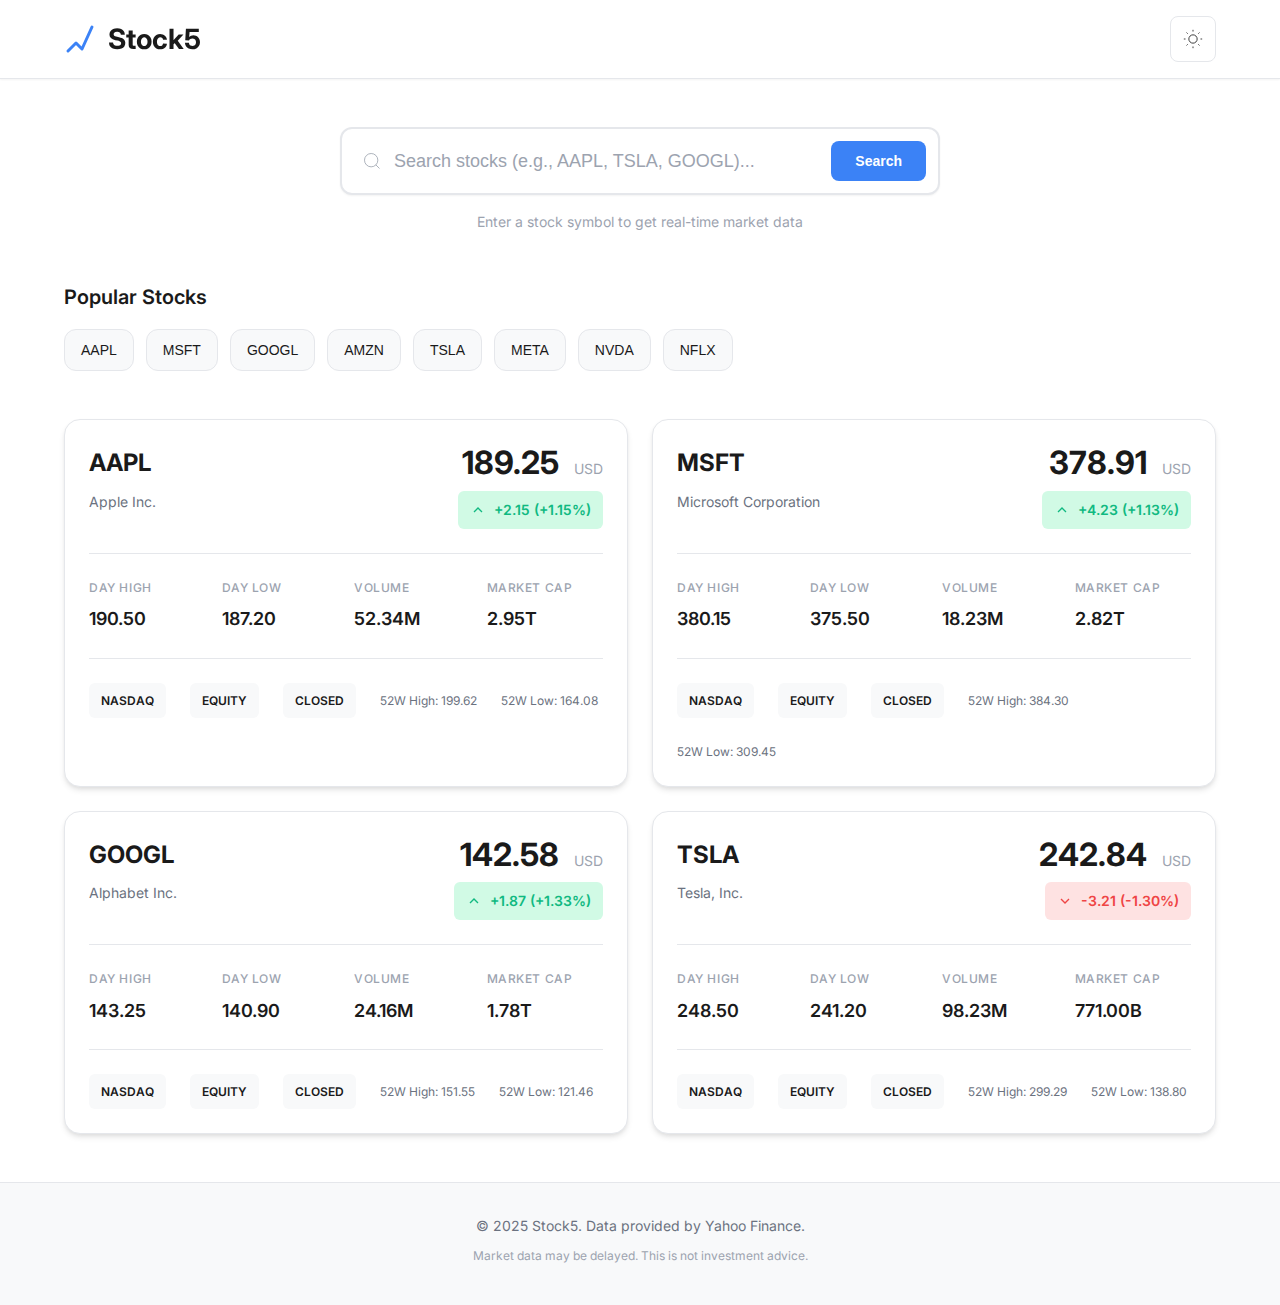
<file: index.html>
<!DOCTYPE html>
<html lang="en">
<head>
    <meta charset="UTF-8">
    <meta name="viewport" content="width=device-width, initial-scale=1.0">
    <meta name="description" content="Real-time stock market information and financial data">
    <title>Stock5 - Real-Time Stock Market Data</title>
    <link rel="stylesheet" href="styles.css">
    <link rel="preconnect" href="https://fonts.googleapis.com">
    <link rel="preconnect" href="https://fonts.gstatic.com" crossorigin>
    <link href="https://fonts.googleapis.com/css2?family=Inter:wght@300;400;500;600;700&display=swap" rel="stylesheet">
</head>
<body>
    <!-- Header -->
    <header class="header">
        <div class="container">
            <div class="header-content">
                <div class="logo">
                    <svg width="32" height="32" viewBox="0 0 32 32" fill="none" xmlns="http://www.w3.org/2000/svg">
                        <path d="M4 28L12 20L18 26L28 4" stroke="currentColor" stroke-width="3" stroke-linecap="round" stroke-linejoin="round"/>
                    </svg>
                    <h1>Stock5</h1>
                </div>
                <button class="theme-toggle" id="themeToggle" aria-label="Toggle dark mode">
                    <svg class="sun-icon" width="20" height="20" viewBox="0 0 24 24" fill="none" stroke="currentColor">
                        <circle cx="12" cy="12" r="5"/>
                        <line x1="12" y1="1" x2="12" y2="3"/>
                        <line x1="12" y1="21" x2="12" y2="23"/>
                        <line x1="4.22" y1="4.22" x2="5.64" y2="5.64"/>
                        <line x1="18.36" y1="18.36" x2="19.78" y2="19.78"/>
                        <line x1="1" y1="12" x2="3" y2="12"/>
                        <line x1="21" y1="12" x2="23" y2="12"/>
                        <line x1="4.22" y1="19.78" x2="5.64" y2="18.36"/>
                        <line x1="18.36" y1="5.64" x2="19.78" y2="4.22"/>
                    </svg>
                    <svg class="moon-icon" width="20" height="20" viewBox="0 0 24 24" fill="none" stroke="currentColor">
                        <path d="M21 12.79A9 9 0 1 1 11.21 3 7 7 0 0 0 21 12.79z"/>
                    </svg>
                </button>
            </div>
        </div>
    </header>

    <!-- Main Content -->
    <main class="main">
        <div class="container">
            <!-- Demo Mode Banner -->
            <div class="demo-banner" id="demoBanner" style="display: none;">
                <svg width="20" height="20" viewBox="0 0 24 24" fill="none" stroke="currentColor" stroke-width="2">
                    <circle cx="12" cy="12" r="10"/>
                    <line x1="12" y1="8" x2="12" y2="12"/>
                    <line x1="12" y1="16" x2="12.01" y2="16"/>
                </svg>
                <span>API temporarily unavailable. Showing demo data for AAPL, MSFT, GOOGL, TSLA, AMZN, META, NVDA, NFLX.</span>
                <button id="closeDemoBanner" class="close-banner">×</button>
            </div>

            <!-- Search Section -->
            <section class="search-section">
                <div class="search-container">
                    <div class="search-box">
                        <svg class="search-icon" width="20" height="20" viewBox="0 0 24 24" fill="none" stroke="currentColor">
                            <circle cx="11" cy="11" r="8"/>
                            <path d="m21 21-4.35-4.35"/>
                        </svg>
                        <input
                            type="text"
                            id="searchInput"
                            class="search-input"
                            placeholder="Search stocks (e.g., AAPL, TSLA, GOOGL)..."
                            autocomplete="off"
                        >
                        <button id="searchButton" class="search-button">Search</button>
                    </div>
                    <p class="search-hint">Enter a stock symbol to get real-time market data</p>
                </div>
            </section>

            <!-- Popular Stocks Section -->
            <section class="popular-section">
                <h2 class="section-title">Popular Stocks</h2>
                <div class="popular-stocks" id="popularStocks">
                    <button class="stock-chip" data-symbol="AAPL">AAPL</button>
                    <button class="stock-chip" data-symbol="MSFT">MSFT</button>
                    <button class="stock-chip" data-symbol="GOOGL">GOOGL</button>
                    <button class="stock-chip" data-symbol="AMZN">AMZN</button>
                    <button class="stock-chip" data-symbol="TSLA">TSLA</button>
                    <button class="stock-chip" data-symbol="META">META</button>
                    <button class="stock-chip" data-symbol="NVDA">NVDA</button>
                    <button class="stock-chip" data-symbol="NFLX">NFLX</button>
                </div>
            </section>

            <!-- Loading State -->
            <div class="loading" id="loadingState">
                <div class="loading-spinner"></div>
                <p>Fetching stock data...</p>
            </div>

            <!-- Error State -->
            <div class="error" id="errorState">
                <svg width="48" height="48" viewBox="0 0 24 24" fill="none" stroke="currentColor">
                    <circle cx="12" cy="12" r="10"/>
                    <line x1="12" y1="8" x2="12" y2="12"/>
                    <line x1="12" y1="16" x2="12.01" y2="16"/>
                </svg>
                <h3 id="errorTitle">Unable to fetch stock data</h3>
                <p id="errorMessage">Please check the symbol and try again</p>
            </div>

            <!-- Stock Results -->
            <section class="results-section" id="resultsSection">
                <div class="stock-grid" id="stockGrid">
                    <!-- Stock cards will be inserted here dynamically -->
                </div>
            </section>
        </div>
    </main>

    <!-- Footer -->
    <footer class="footer">
        <div class="container">
            <p>&copy; 2025 Stock5. Data provided by Yahoo Finance.</p>
            <p class="disclaimer">Market data may be delayed. This is not investment advice.</p>
        </div>
    </footer>

    <script src="app.js"></script>
</body>
</html>
</file>
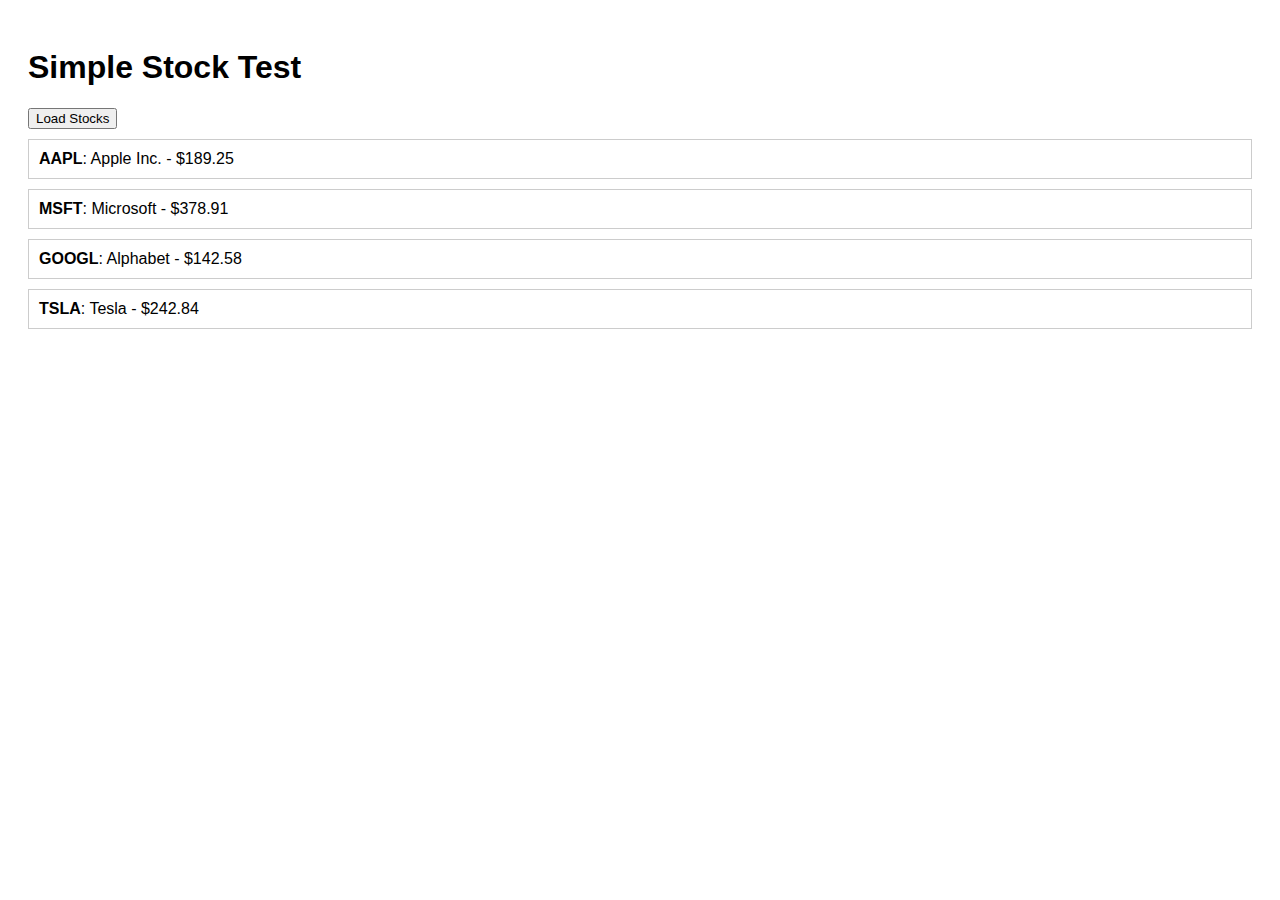
<file: simple-test.html>
<!DOCTYPE html>
<html>
<head>
    <title>Simple Stock Test</title>
    <style>
        body { font-family: Arial; padding: 20px; }
        .stock { border: 1px solid #ccc; padding: 10px; margin: 10px 0; }
    </style>
</head>
<body>
    <h1>Simple Stock Test</h1>
    <button onclick="loadStocks()">Load Stocks</button>
    <div id="result"></div>

    <script>
        // Demo data inline
        const stocks = {
            'AAPL': { symbol: 'AAPL', name: 'Apple Inc.', price: 189.25 },
            'MSFT': { symbol: 'MSFT', name: 'Microsoft', price: 378.91 },
            'GOOGL': { symbol: 'GOOGL', name: 'Alphabet', price: 142.58 },
            'TSLA': { symbol: 'TSLA', name: 'Tesla', price: 242.84 }
        };

        function loadStocks() {
            const result = document.getElementById('result');
            result.innerHTML = '';

            const symbols = ['AAPL', 'MSFT', 'GOOGL', 'TSLA'];
            symbols.forEach(symbol => {
                const stock = stocks[symbol];
                if (stock) {
                    const div = document.createElement('div');
                    div.className = 'stock';
                    div.innerHTML = `<strong>${stock.symbol}</strong>: ${stock.name} - $${stock.price}`;
                    result.appendChild(div);
                }
            });
        }

        // Auto-load on page load
        window.onload = loadStocks;
    </script>
</body>
</html>
</file>
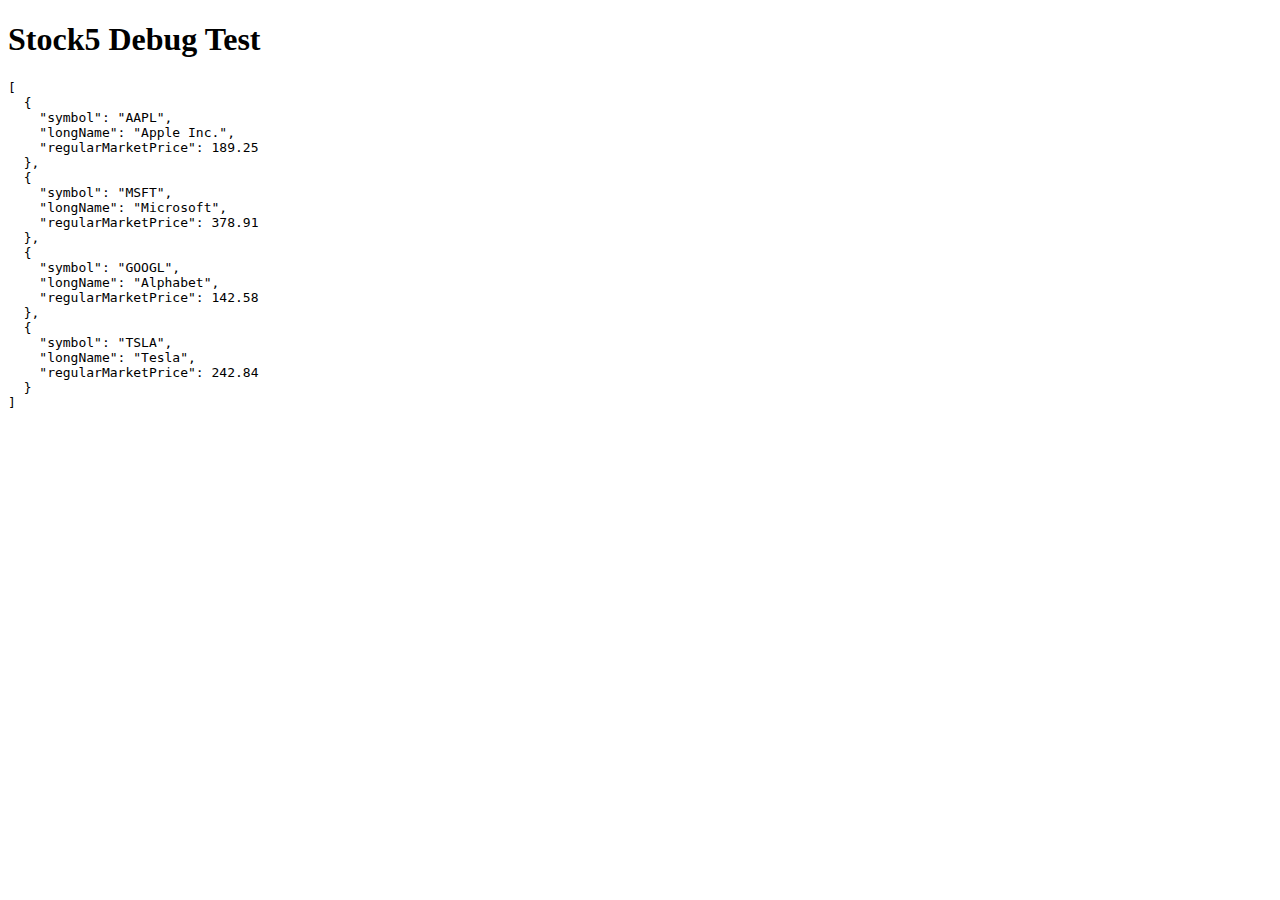
<file: test.html>
<!DOCTYPE html>
<html>
<head>
    <title>Stock5 Test</title>
</head>
<body>
    <h1>Stock5 Debug Test</h1>
    <div id="output"></div>
    <script>
        const DEMO_DATA = {
            'AAPL': { symbol: 'AAPL', longName: 'Apple Inc.', regularMarketPrice: 189.25 },
            'MSFT': { symbol: 'MSFT', longName: 'Microsoft', regularMarketPrice: 378.91 },
            'GOOGL': { symbol: 'GOOGL', longName: 'Alphabet', regularMarketPrice: 142.58 },
            'TSLA': { symbol: 'TSLA', longName: 'Tesla', regularMarketPrice: 242.84 }
        };

        async function fetchStockData(symbols) {
            console.log('fetchStockData called with:', symbols);
            const symbolArray = Array.isArray(symbols) ? symbols : [symbols];
            console.log('symbolArray:', symbolArray);
            const results = [];

            for (const symbol of symbolArray) {
                console.log('Looking up:', symbol);
                const stockData = DEMO_DATA[symbol.toUpperCase()];
                console.log('Found:', stockData);
                if (stockData) {
                    results.push(stockData);
                }
            }

            console.log('Results:', results);
            if (results.length === 0) {
                throw new Error('Stock symbol not found');
            }

            return results;
        }

        async function test() {
            try {
                const symbols = ['AAPL', 'MSFT', 'GOOGL', 'TSLA'];
                const data = await fetchStockData(symbols);
                document.getElementById('output').innerHTML =
                    '<pre>' + JSON.stringify(data, null, 2) + '</pre>';
                console.log('Success!', data);
            } catch (error) {
                document.getElementById('output').innerHTML =
                    '<p style="color:red">Error: ' + error.message + '</p>';
                console.error('Error:', error);
            }
        }

        test();
    </script>
</body>
</html>
</file>
<file: styles.css>
/* ===========================
   CSS Variables & Reset
   =========================== */
:root {
    /* Light Mode Colors */
    --bg-primary: #ffffff;
    --bg-secondary: #f8f9fa;
    --bg-card: #ffffff;
    --text-primary: #1a1a1a;
    --text-secondary: #6b7280;
    --text-tertiary: #9ca3af;
    --border-color: #e5e7eb;
    --shadow-sm: 0 1px 2px 0 rgba(0, 0, 0, 0.05);
    --shadow-md: 0 4px 6px -1px rgba(0, 0, 0, 0.1), 0 2px 4px -1px rgba(0, 0, 0, 0.06);
    --shadow-lg: 0 10px 15px -3px rgba(0, 0, 0, 0.1), 0 4px 6px -2px rgba(0, 0, 0, 0.05);
    --shadow-xl: 0 20px 25px -5px rgba(0, 0, 0, 0.1), 0 10px 10px -5px rgba(0, 0, 0, 0.04);

    /* Brand Colors */
    --primary: #3b82f6;
    --primary-hover: #2563eb;
    --primary-light: #dbeafe;
    --success: #10b981;
    --success-light: #d1fae5;
    --danger: #ef4444;
    --danger-light: #fee2e2;

    /* Spacing */
    --spacing-xs: 0.5rem;
    --spacing-sm: 0.75rem;
    --spacing-md: 1rem;
    --spacing-lg: 1.5rem;
    --spacing-xl: 2rem;
    --spacing-2xl: 3rem;

    /* Border Radius */
    --radius-sm: 0.375rem;
    --radius-md: 0.5rem;
    --radius-lg: 0.75rem;
    --radius-xl: 1rem;

    /* Transitions */
    --transition-fast: 150ms ease;
    --transition-base: 200ms ease;
    --transition-slow: 300ms ease;
}

/* Dark Mode */
[data-theme="dark"] {
    --bg-primary: #0f172a;
    --bg-secondary: #1e293b;
    --bg-card: #1e293b;
    --text-primary: #f1f5f9;
    --text-secondary: #cbd5e1;
    --text-tertiary: #94a3b8;
    --border-color: #334155;
    --shadow-sm: 0 1px 2px 0 rgba(0, 0, 0, 0.3);
    --shadow-md: 0 4px 6px -1px rgba(0, 0, 0, 0.4), 0 2px 4px -1px rgba(0, 0, 0, 0.3);
    --shadow-lg: 0 10px 15px -3px rgba(0, 0, 0, 0.4), 0 4px 6px -2px rgba(0, 0, 0, 0.3);
    --shadow-xl: 0 20px 25px -5px rgba(0, 0, 0, 0.4), 0 10px 10px -5px rgba(0, 0, 0, 0.3);
}

* {
    margin: 0;
    padding: 0;
    box-sizing: border-box;
}

/* ===========================
   Base Styles
   =========================== */
body {
    font-family: 'Inter', -apple-system, BlinkMacSystemFont, 'Segoe UI', Roboto, Oxygen, Ubuntu, sans-serif;
    background-color: var(--bg-primary);
    color: var(--text-primary);
    line-height: 1.6;
    transition: background-color var(--transition-base), color var(--transition-base);
    min-height: 100vh;
    display: flex;
    flex-direction: column;
}

.container {
    width: 100%;
    max-width: 1200px;
    margin: 0 auto;
    padding: 0 var(--spacing-md);
}

/* ===========================
   Header
   =========================== */
.header {
    background-color: var(--bg-card);
    border-bottom: 1px solid var(--border-color);
    padding: var(--spacing-md) 0;
    position: sticky;
    top: 0;
    z-index: 100;
    box-shadow: var(--shadow-sm);
    transition: background-color var(--transition-base);
}

.header-content {
    display: flex;
    justify-content: space-between;
    align-items: center;
}

.logo {
    display: flex;
    align-items: center;
    gap: var(--spacing-sm);
    color: var(--primary);
}

.logo svg {
    color: var(--primary);
}

.logo h1 {
    font-size: 1.5rem;
    font-weight: 700;
    color: var(--text-primary);
}

.theme-toggle {
    background: none;
    border: 1px solid var(--border-color);
    border-radius: var(--radius-md);
    padding: var(--spacing-sm);
    cursor: pointer;
    display: flex;
    align-items: center;
    justify-content: center;
    transition: all var(--transition-fast);
    color: var(--text-primary);
}

.theme-toggle:hover {
    background-color: var(--bg-secondary);
    border-color: var(--primary);
}

.theme-toggle .moon-icon {
    display: none;
}

[data-theme="dark"] .theme-toggle .sun-icon {
    display: none;
}

[data-theme="dark"] .theme-toggle .moon-icon {
    display: block;
}

/* ===========================
   Main Content
   =========================== */
.main {
    flex: 1;
    padding: var(--spacing-2xl) 0;
}

/* ===========================
   Search Section
   =========================== */
.search-section {
    margin-bottom: var(--spacing-2xl);
}

.search-container {
    max-width: 600px;
    margin: 0 auto;
    text-align: center;
}

.search-box {
    display: flex;
    align-items: center;
    gap: var(--spacing-sm);
    background-color: var(--bg-card);
    border: 2px solid var(--border-color);
    border-radius: var(--radius-lg);
    padding: var(--spacing-sm);
    transition: all var(--transition-base);
    box-shadow: var(--shadow-sm);
}

.search-box:focus-within {
    border-color: var(--primary);
    box-shadow: var(--shadow-md), 0 0 0 3px var(--primary-light);
}

.search-icon {
    color: var(--text-tertiary);
    flex-shrink: 0;
    margin-left: var(--spacing-xs);
}

.search-input {
    flex: 1;
    border: none;
    background: none;
    font-size: 1rem;
    color: var(--text-primary);
    outline: none;
    padding: var(--spacing-xs) 0;
}

.search-input::placeholder {
    color: var(--text-tertiary);
}

.search-button {
    background-color: var(--primary);
    color: white;
    border: none;
    border-radius: var(--radius-md);
    padding: var(--spacing-sm) var(--spacing-lg);
    font-size: 0.875rem;
    font-weight: 600;
    cursor: pointer;
    transition: all var(--transition-fast);
    white-space: nowrap;
}

.search-button:hover {
    background-color: var(--primary-hover);
    transform: translateY(-1px);
    box-shadow: var(--shadow-md);
}

.search-button:active {
    transform: translateY(0);
}

.search-hint {
    margin-top: var(--spacing-md);
    font-size: 0.875rem;
    color: var(--text-tertiary);
}

/* ===========================
   Popular Stocks Section
   =========================== */
.popular-section {
    margin-bottom: var(--spacing-2xl);
}

.section-title {
    font-size: 1.25rem;
    font-weight: 600;
    margin-bottom: var(--spacing-md);
    color: var(--text-primary);
}

.popular-stocks {
    display: flex;
    flex-wrap: wrap;
    gap: var(--spacing-sm);
}

.stock-chip {
    background-color: var(--bg-secondary);
    border: 1px solid var(--border-color);
    color: var(--text-primary);
    padding: var(--spacing-sm) var(--spacing-md);
    border-radius: var(--radius-lg);
    font-size: 0.875rem;
    font-weight: 500;
    cursor: pointer;
    transition: all var(--transition-fast);
}

.stock-chip:hover {
    background-color: var(--primary-light);
    border-color: var(--primary);
    color: var(--primary);
    transform: translateY(-2px);
    box-shadow: var(--shadow-md);
}

.stock-chip:active {
    transform: translateY(0);
}

/* ===========================
   Loading & Error States
   =========================== */
.loading,
.error {
    display: none;
    flex-direction: column;
    align-items: center;
    justify-content: center;
    padding: var(--spacing-2xl);
    text-align: center;
}

.loading.active,
.error.active {
    display: flex;
}

.loading-spinner {
    width: 48px;
    height: 48px;
    border: 4px solid var(--border-color);
    border-top-color: var(--primary);
    border-radius: 50%;
    animation: spin 1s linear infinite;
    margin-bottom: var(--spacing-md);
}

@keyframes spin {
    to { transform: rotate(360deg); }
}

.loading p {
    color: var(--text-secondary);
    font-size: 0.875rem;
}

.error svg {
    color: var(--danger);
    margin-bottom: var(--spacing-md);
    stroke-width: 1.5;
}

.error h3 {
    color: var(--text-primary);
    font-size: 1.125rem;
    margin-bottom: var(--spacing-xs);
}

.error p {
    color: var(--text-secondary);
    font-size: 0.875rem;
}

/* ===========================
   Stock Results
   =========================== */
.results-section {
    display: none;
}

.results-section.active {
    display: block;
}

.stock-grid {
    display: grid;
    grid-template-columns: 1fr;
    gap: var(--spacing-lg);
}

.stock-card {
    background-color: var(--bg-card);
    border: 1px solid var(--border-color);
    border-radius: var(--radius-xl);
    padding: var(--spacing-lg);
    box-shadow: var(--shadow-md);
    transition: all var(--transition-base);
    animation: fadeIn 0.3s ease;
}

@keyframes fadeIn {
    from {
        opacity: 0;
        transform: translateY(10px);
    }
    to {
        opacity: 1;
        transform: translateY(0);
    }
}

.stock-card:hover {
    box-shadow: var(--shadow-xl);
    transform: translateY(-4px);
}

.stock-header {
    display: flex;
    justify-content: space-between;
    align-items: flex-start;
    margin-bottom: var(--spacing-lg);
    gap: var(--spacing-md);
}

.stock-info h3 {
    font-size: 1.5rem;
    font-weight: 700;
    color: var(--text-primary);
    margin-bottom: var(--spacing-xs);
}

.stock-name {
    font-size: 0.875rem;
    color: var(--text-secondary);
    display: block;
}

.stock-price {
    text-align: right;
}

.current-price {
    font-size: 2rem;
    font-weight: 700;
    color: var(--text-primary);
    display: block;
    line-height: 1.2;
}

.currency {
    font-size: 0.875rem;
    color: var(--text-tertiary);
    font-weight: 400;
    margin-left: var(--spacing-xs);
}

.price-change {
    display: inline-flex;
    align-items: center;
    gap: var(--spacing-xs);
    margin-top: var(--spacing-xs);
    padding: var(--spacing-xs) var(--spacing-sm);
    border-radius: var(--radius-sm);
    font-size: 0.875rem;
    font-weight: 600;
}

.price-change.positive {
    background-color: var(--success-light);
    color: var(--success);
}

.price-change.negative {
    background-color: var(--danger-light);
    color: var(--danger);
}

.price-change svg {
    width: 16px;
    height: 16px;
}

.stock-details {
    display: grid;
    grid-template-columns: repeat(2, 1fr);
    gap: var(--spacing-md);
    padding-top: var(--spacing-lg);
    border-top: 1px solid var(--border-color);
}

.detail-item {
    display: flex;
    flex-direction: column;
}

.detail-label {
    font-size: 0.75rem;
    color: var(--text-tertiary);
    text-transform: uppercase;
    letter-spacing: 0.05em;
    margin-bottom: var(--spacing-xs);
    font-weight: 500;
}

.detail-value {
    font-size: 1.125rem;
    font-weight: 600;
    color: var(--text-primary);
}

.stock-meta {
    display: flex;
    gap: var(--spacing-lg);
    margin-top: var(--spacing-lg);
    padding-top: var(--spacing-lg);
    border-top: 1px solid var(--border-color);
    flex-wrap: wrap;
}

.meta-item {
    display: flex;
    align-items: center;
    gap: var(--spacing-xs);
    font-size: 0.875rem;
    color: var(--text-secondary);
}

.meta-badge {
    display: inline-block;
    padding: var(--spacing-xs) var(--spacing-sm);
    background-color: var(--bg-secondary);
    border-radius: var(--radius-sm);
    font-size: 0.75rem;
    font-weight: 600;
    color: var(--text-primary);
}

/* ===========================
   Footer
   =========================== */
.footer {
    background-color: var(--bg-secondary);
    border-top: 1px solid var(--border-color);
    padding: var(--spacing-xl) 0;
    margin-top: auto;
    text-align: center;
}

.footer p {
    color: var(--text-secondary);
    font-size: 0.875rem;
    margin-bottom: var(--spacing-xs);
}

.footer .disclaimer {
    font-size: 0.75rem;
    color: var(--text-tertiary);
}

/* ===========================
   Responsive Design
   =========================== */
@media (min-width: 640px) {
    .container {
        padding: 0 var(--spacing-lg);
    }

    .stock-grid {
        grid-template-columns: repeat(auto-fill, minmax(500px, 1fr));
    }

    .stock-details {
        grid-template-columns: repeat(3, 1fr);
    }
}

@media (min-width: 768px) {
    .logo h1 {
        font-size: 1.75rem;
    }

    .main {
        padding: var(--spacing-2xl) 0 3rem;
    }

    .search-input {
        font-size: 1.125rem;
    }

    .stock-details {
        grid-template-columns: repeat(4, 1fr);
    }
}

@media (min-width: 1024px) {
    .stock-grid {
        grid-template-columns: repeat(auto-fill, minmax(550px, 1fr));
    }
}

/* ===========================
   Accessibility
   =========================== */
@media (prefers-reduced-motion: reduce) {
    *,
    *::before,
    *::after {
        animation-duration: 0.01ms !important;
        animation-iteration-count: 1 !important;
        transition-duration: 0.01ms !important;
    }
}

/* Focus visible for keyboard navigation */
button:focus-visible,
input:focus-visible {
    outline: 2px solid var(--primary);
    outline-offset: 2px;
}
</file>
